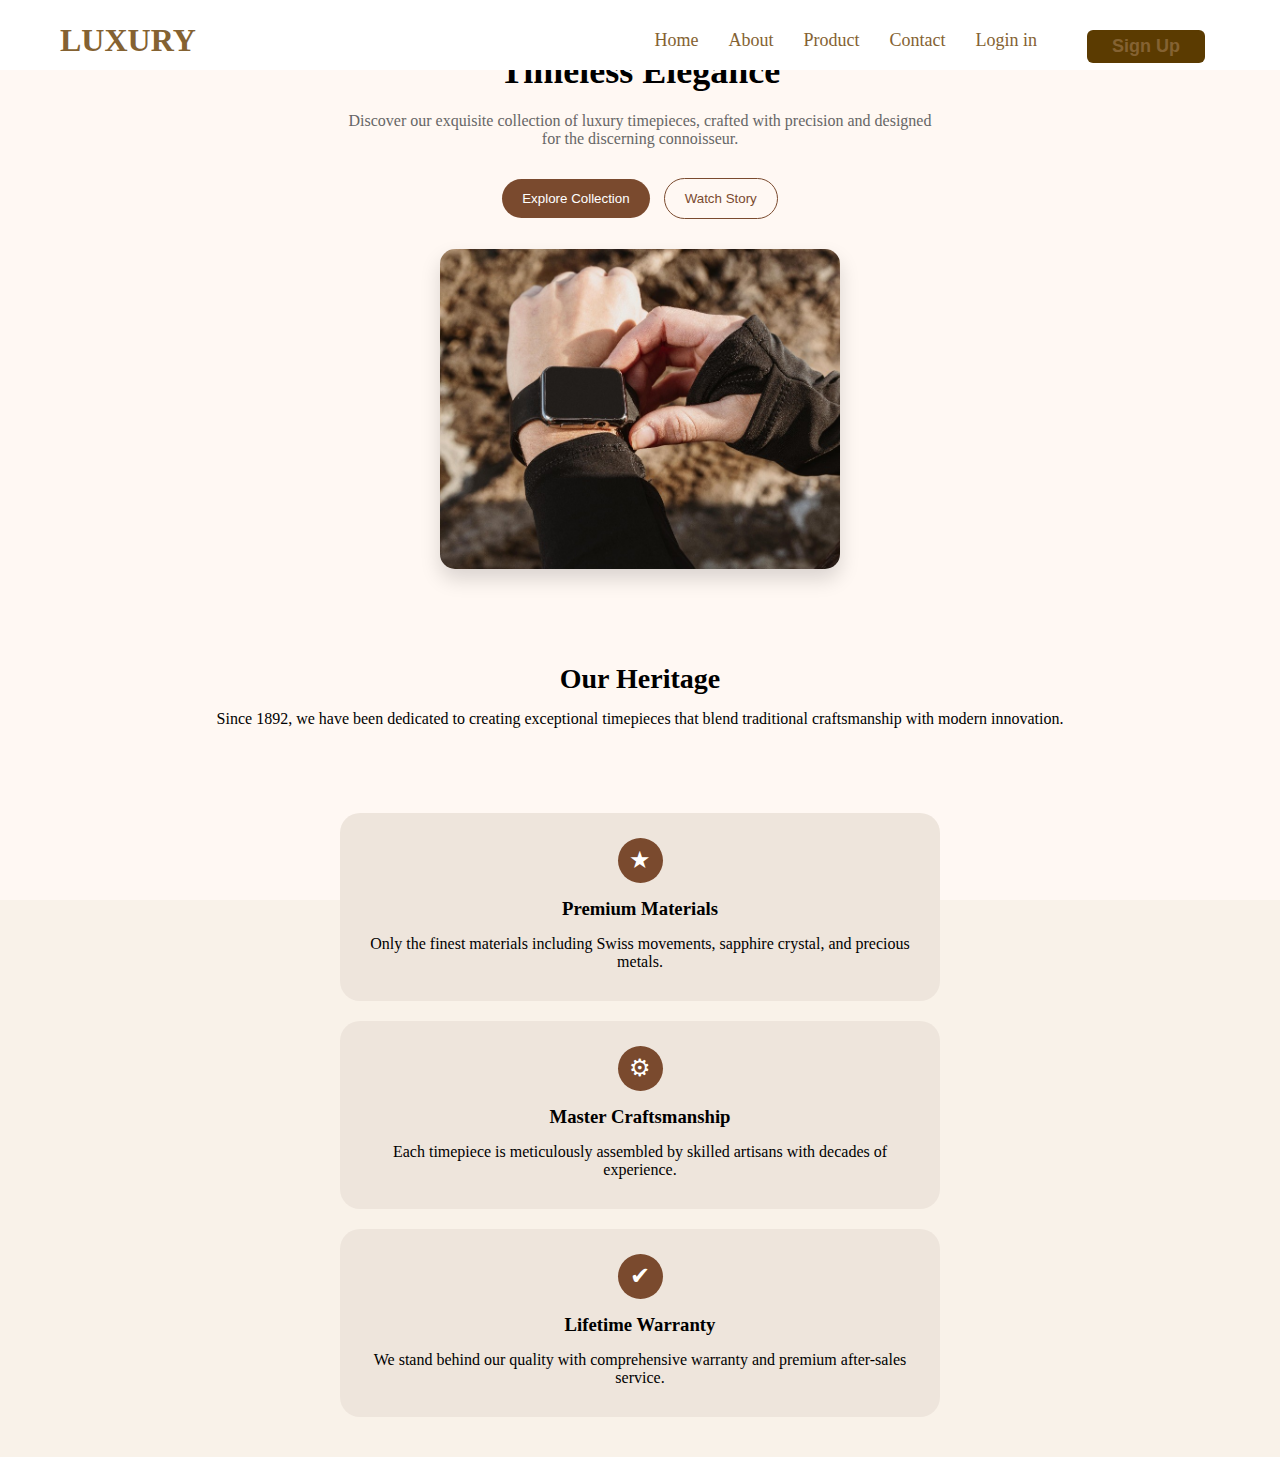
<file: index.html>
<!DOCTYPE html>
<html lang="en">

<head>
    <meta charset="UTF-8">
    <meta name="viewport" content="width=device-width, initial-scale=1.0">
    <link rel="stylesheet" href="home.css">
    <title>LUXURY</title>
</head>

<body>
    <div class="container">
        <div class="navbar">
            <div class="logo">
                <h1>LUXURY</h1>
            </div>
            <div class="links">
                <ul class="link">
                    <li class="home"><a href="./home.html">Home</a></li>
                    <li class="about"><a href="./about.html">About</a></li>
                    <li class="product"><a href="./product.html">Product</a></li>
                    <li class="contact"><a href="./contact.html">Contact</a></li>
                    <li class="log"><a href="./login.html">Login in</a></li>
                    <li class="sign">
                        <button class="sb">
                            <a href="./sign.html">Sign Up</a>
                        </button>
                    </li>
                </ul>
                <div class="clr"></div>
            </div>
        </div>
    <section class="hero">
        <h1>Timeless Elegance</h1>
        <p>
            Discover our exquisite collection of luxury timepieces, crafted with
            precision and designed for the discerning connoisseur.
        </p>
        <div class="buttons">
            <button class="primary">Explore Collection</button>
            <button class="secondary">Watch Story</button>
        </div>

        <div class="hero-image">
            <img src="./images/IMG-20251212-WA0004~2.jpg" alt="Luxury Watch">
        </div>
    </section>
    <section class="heritage">
        <h2>Our Heritage</h2>
        <p>
            Since 1892, we have been dedicated to creating exceptional timepieces
            that blend traditional craftsmanship with modern innovation.
        </p>
    </section>
    <section class="features">
        <div class="feature">
            <div class="icon">★</div>
            <h3>Premium Materials</h3>
            <p>
                Only the finest materials including Swiss movements, sapphire
                crystal, and precious metals.
            </p>
        </div>

        <div class="feature">
            <div class="icon">⚙</div>
            <h3>Master Craftsmanship</h3>
            <p>
                Each timepiece is meticulously assembled by skilled artisans with
                decades of experience.
            </p>
        </div>

        <div class="feature">
            <div class="icon">✔</div>
            <h3>Lifetime Warranty</h3>
            <p>
                We stand behind our quality with comprehensive warranty and
                premium after-sales service.
            </p>
        </div>
    </section>

</body>
</html>


    </div>
</body>

</html>
</file>
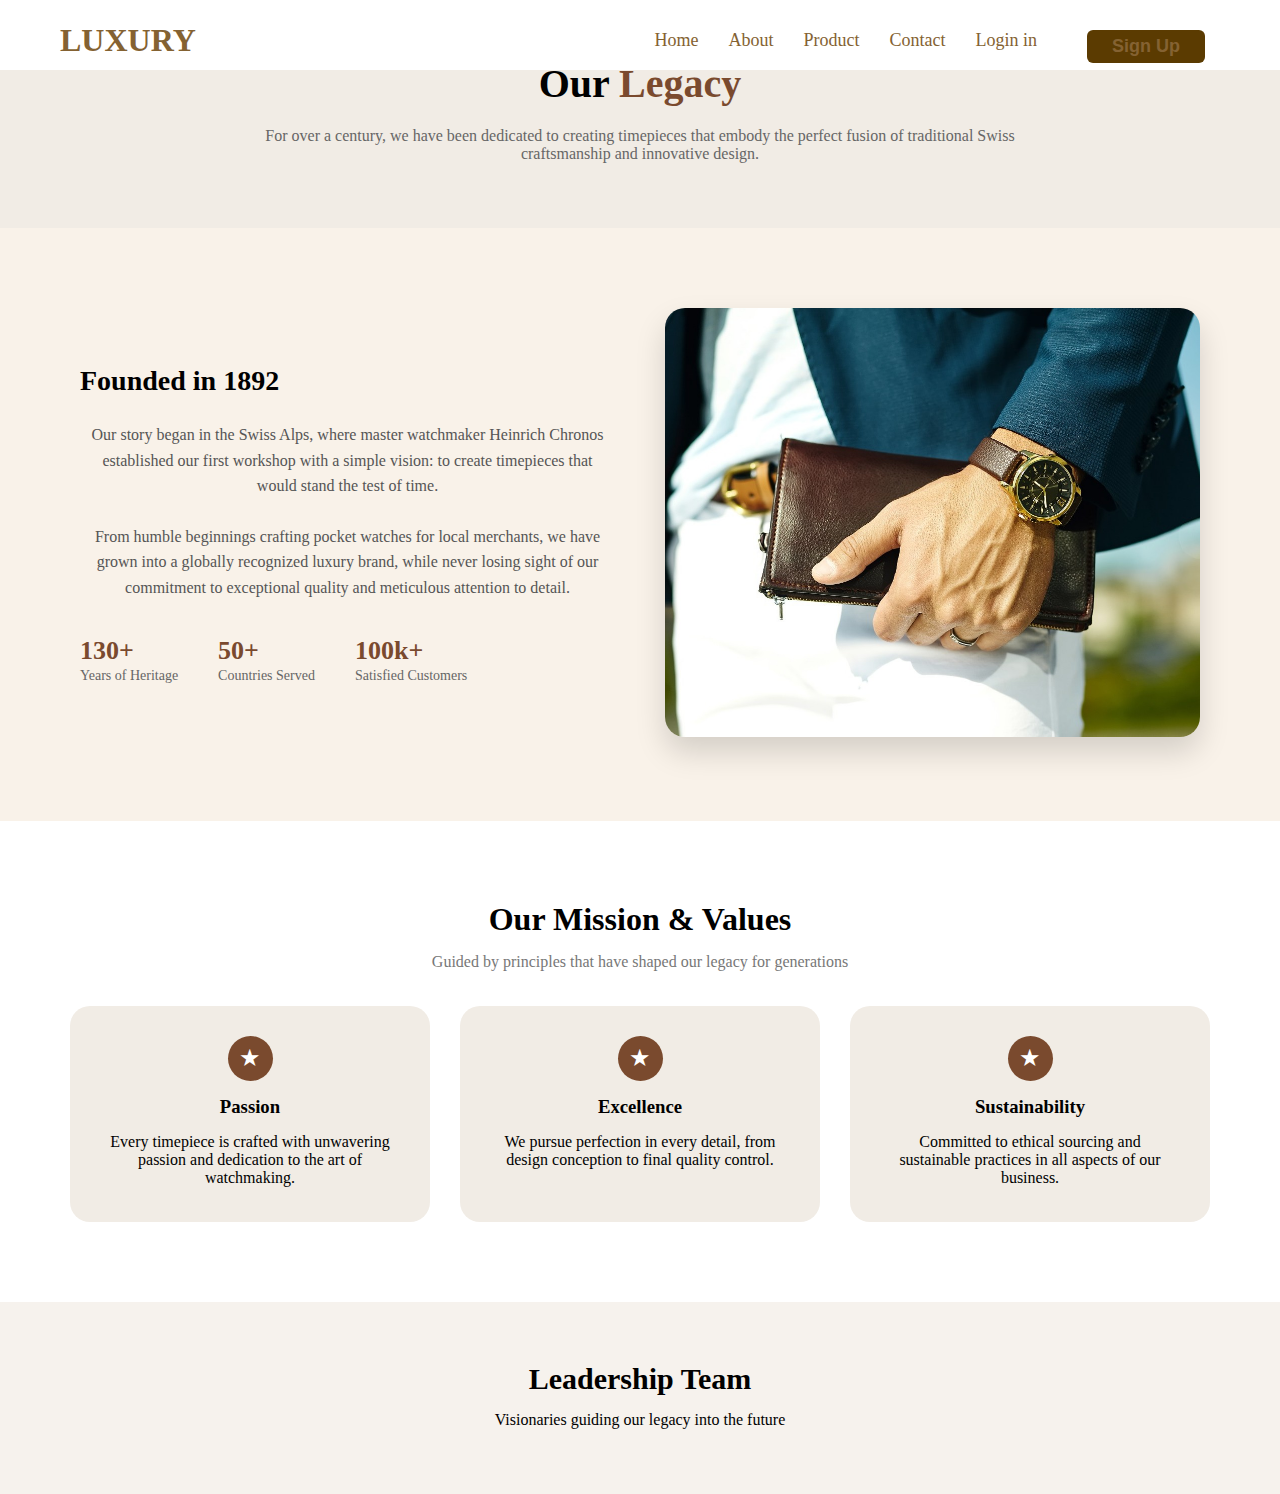
<file: about.html>
<!DOCTYPE html>
<html lang="en">

<head>
    <meta charset="UTF-8">
    <meta name="viewport" content="width=device-width, initial-scale=1.0">
    <link rel="stylesheet" href="home.css">
    <title>Document</title>
</head>

<body>

    <div class="navbar">
        <div class="logo">
            <h1>LUXURY</h1>
        </div>
        <div class="links">
            <ul class="link">
                <li class="home"><a href="./home.html">Home</a></li>
                <li class="about"><a href="./about.html">About</a></li>
                <li class="product"><a href="./product.html">Product</a></li>
                <li class="contact"><a href="./contact.html">Contact</a></li>
                <li class="log"><a href="./login.html">Login in</a></li>
                <li class="sign">
                    <button class="sb">
                        <a href="./sign.html">Sign Up</a>
                    </button>
                </li>
            </ul>
            <div class="clr"></div>
        </div>
    </div>
    <section class="legacy-hero">
        <h1>Our <span>Legacy</span></h1>
        <p>
            For over a century, we have been dedicated to creating timepieces
            that embody the perfect fusion of traditional Swiss craftsmanship
            and innovative design.
        </p>
    </section>
    <section class="legacy-content">
        <div class="legacy-text">
            <h2>Founded in 1892</h2>
            <p>
                Our story began in the Swiss Alps, where master watchmaker Heinrich Chronos
                established our first workshop with a simple vision: to create timepieces
                that would stand the test of time.
            </p>
            <p>
                From humble beginnings crafting pocket watches for local merchants,
                we have grown into a globally recognized luxury brand, while never
                losing sight of our commitment to exceptional quality and meticulous
                attention to detail.
            </p>
            <div class="stats">
                <div class="stat">
                    <h3>130+</h3>
                    <span>Years of Heritage</span>
                </div>
                <div class="stat">
                    <h3>50+</h3>
                    <span>Countries Served</span>
                </div>
                <div class="stat">
                    <h3>100k+</h3>
                    <span>Satisfied Customers</span>
                </div>
            </div>
        </div>
        <div class="legacy-image">
            <img src="./images/IMG-20251212-WA0006~2.jpg" alt="Luxury Watch">
        </div>
    </section>

    <section class="values">
        <h2>Our Mission & Values</h2>
        <p class="subtitle">
            Guided by principles that have shaped our legacy for generations
        </p>

        <div class="values-cards">
            <div class="value-card">
                <div class="icon">★</div>
                <h3>Passion</h3>
                <p>
                    Every timepiece is crafted with unwavering passion and dedication
                    to the art of watchmaking.
                </p>
            </div>

            <div class="value-card">
                <div class="icon">★</div>
                <h3>Excellence</h3>
                <p>
                    We pursue perfection in every detail, from design conception
                    to final quality control.
                </p>
            </div>
            <div class="value-card">
                <div class="icon">★</div>
                <h3>Sustainability</h3>
                <p>
                    Committed to ethical sourcing and sustainable practices in all
                    aspects of our business.
                </p>
            </div>
        </div>
    </section>
    <section class="leadership">
        <h2>Leadership Team</h2>
        <p>Visionaries guiding our legacy into the future</p>
    </section>
</body>

</html>
</file>
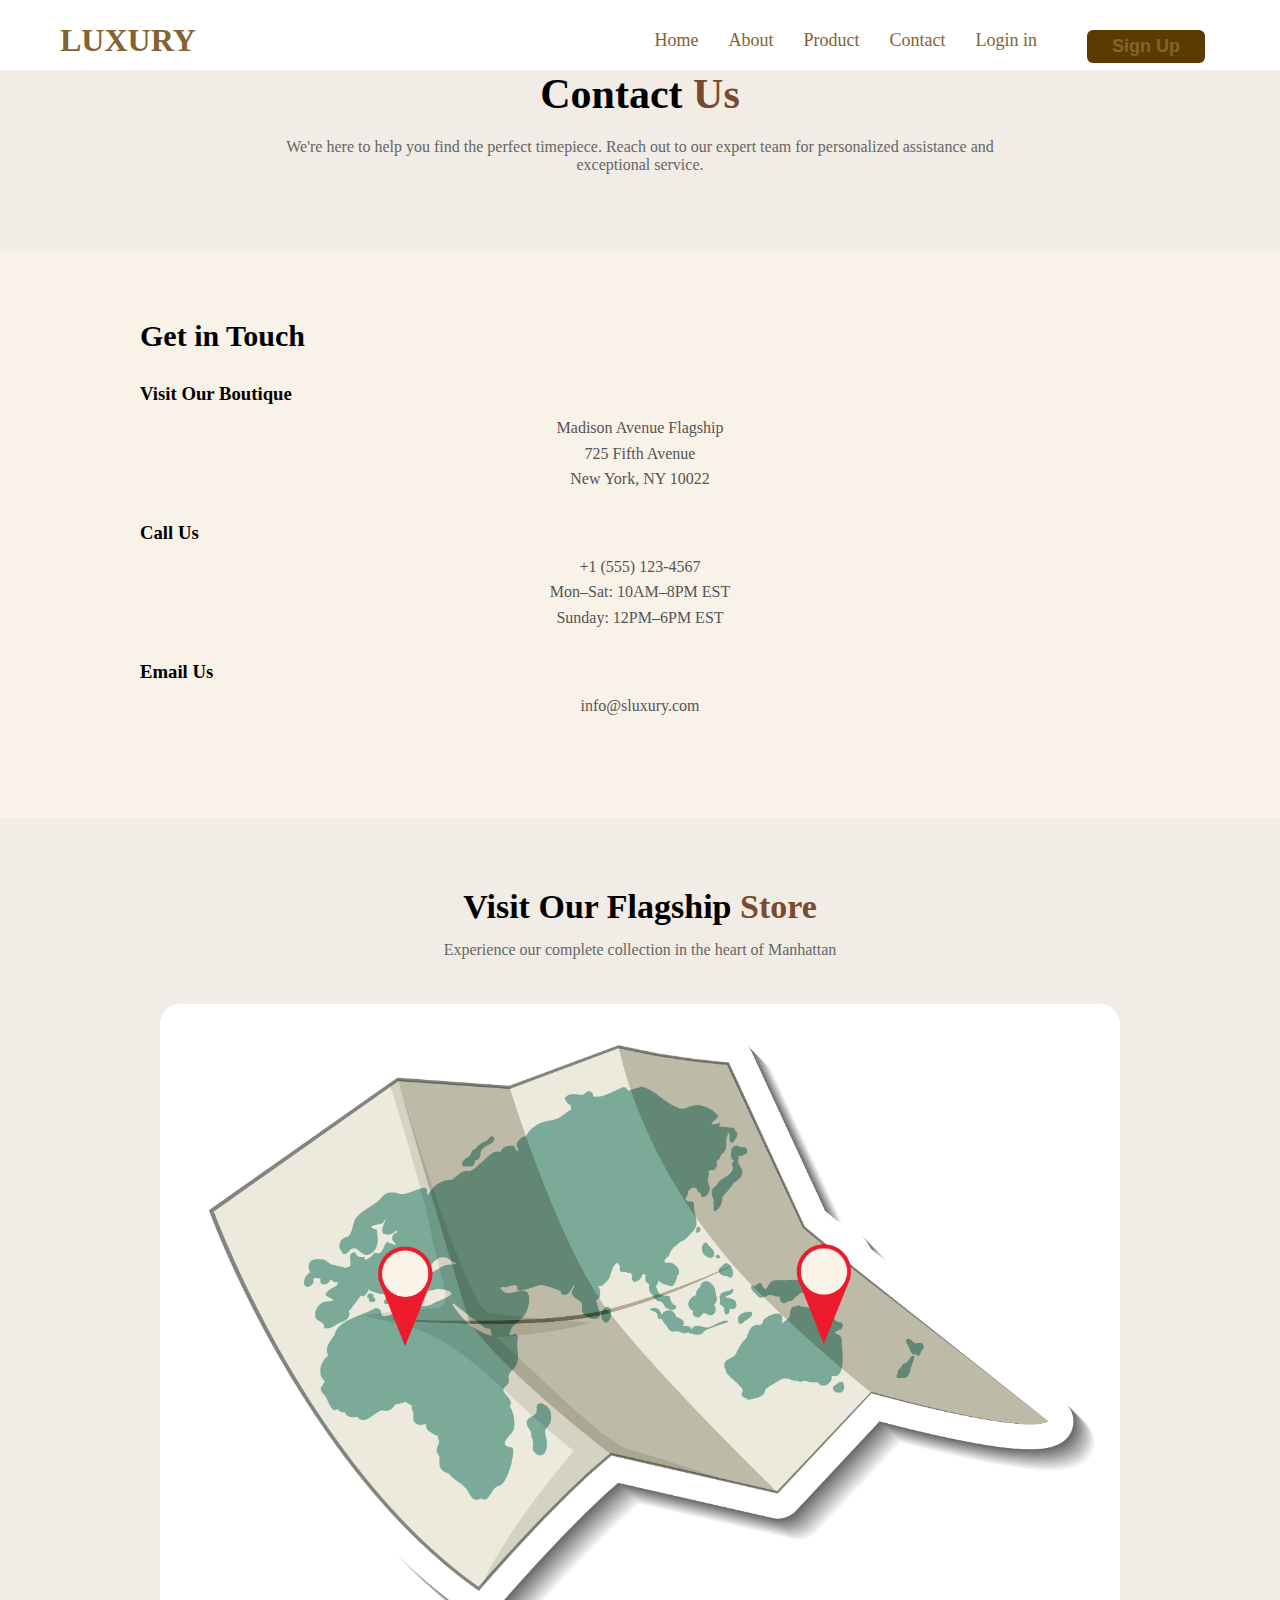
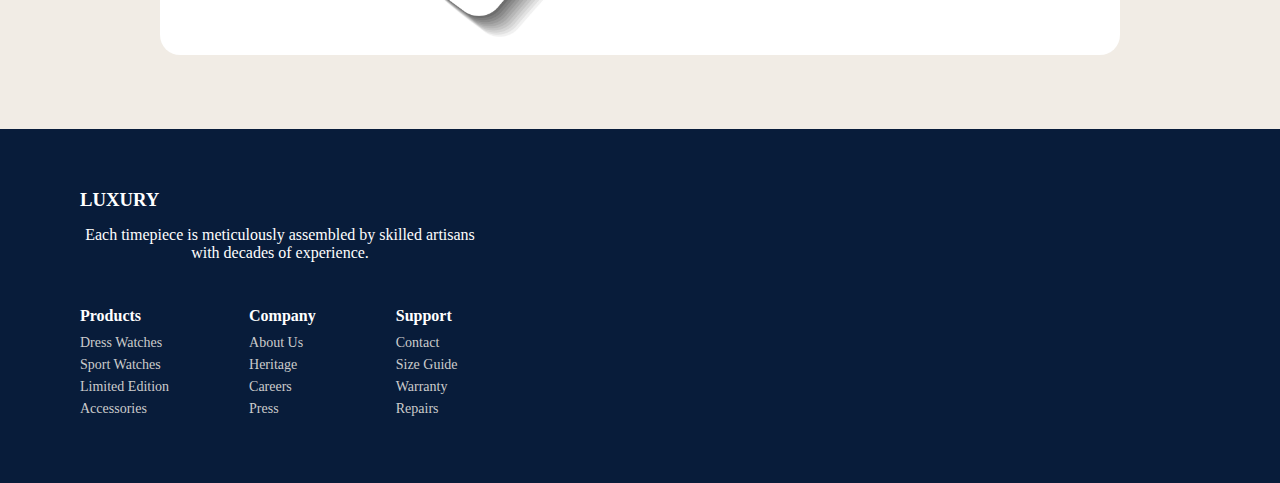
<file: contact.html>
<!DOCTYPE html>
<html lang="en">
<head>
    <meta charset="UTF-8">
    <meta name="viewport" content="width=device-width, initial-scale=1.0">
    <link rel="stylesheet" href="home.css">
    <title>Document</title>
</head>
<body>
    <div class="navbar">
            <div class="logo">
                <h1>LUXURY</h1>
            </div>
            <div class="links">
                <ul class="link">
                    <li class="home"><a href="./home.html">Home</a></li>
                    <li class="about"><a href="./about.html">About</a></li>
                    <li class="product"><a href="./product.html">Product</a></li>
                    <li class="contact"><a href="./contact.html">Contact</a></li>
                    <li class="log"><a href="./login.html">Login in</a></li>
                    <li class="sign">
                        <button class="sb">
                            <a href="./sign.html">Sign Up</a>
                        </button>
                    </li>
                </ul>
                <div class="clr"></div>
            </div>
        </div>
<section class="contact-hero">
    <h1>Contact <span>Us</span></h1>
    <p>
        We're here to help you find the perfect timepiece. Reach out to our
        expert team for personalized assistance and exceptional service.
    </p>
</section>
<section class="contact-info">
    <h2>Get in Touch</h2>

    <div class="info-block">
        <h3>Visit Our Boutique</h3>
        <p>
            Madison Avenue Flagship<br>
            725 Fifth Avenue<br>
            New York, NY 10022
        </p>
    </div>
    <div class="info-block">
        <h3>Call Us</h3>
        <p>
            +1 (555) 123-4567<br>
            Mon–Sat: 10AM–8PM EST<br>
            Sunday: 12PM–6PM EST
        </p>
    </div>

    <div class="info-block">
        <h3>Email Us</h3>
        <p>info@sluxury.com</p>
    </div>
</section>
<section class="map-section">
    <h2>Visit Our Flagship <span>Store</span></h2>
    <p>Experience our complete collection in the heart of Manhattan</p>

    <div class="map">
        <img src="./images/3zjk_anyo_210621.jpg" alt="Map Location">
    </div>
</section>
<footer class="footer">
    <div class="footer-top">
        <h3>LUXURY</h3>
        <p>
            Each timepiece is meticulously assembled by skilled artisans
            with decades of experience.
        </p>
    </div>
    <div class="footer-links">
        <div>
            <h4>Products</h4>
            <a href="#">Dress Watches</a>
            <a href="#">Sport Watches</a>
            <a href="#">Limited Edition</a>
            <a href="#">Accessories</a>
        </div>
        <div>
            <h4>Company</h4>
            <a href="#">About Us</a>
            <a href="#">Heritage</a>
            <a href="#">Careers</a>
            <a href="#">Press</a>
        </div>
        <div>
            <h4>Support</h4>
            <a href="#">Contact</a>
            <a href="#">Size Guide</a>
            <a href="#">Warranty</a>
            <a href="#">Repairs</a>
        </div>
    </div>
</footer>
</body>
</html>
</file>
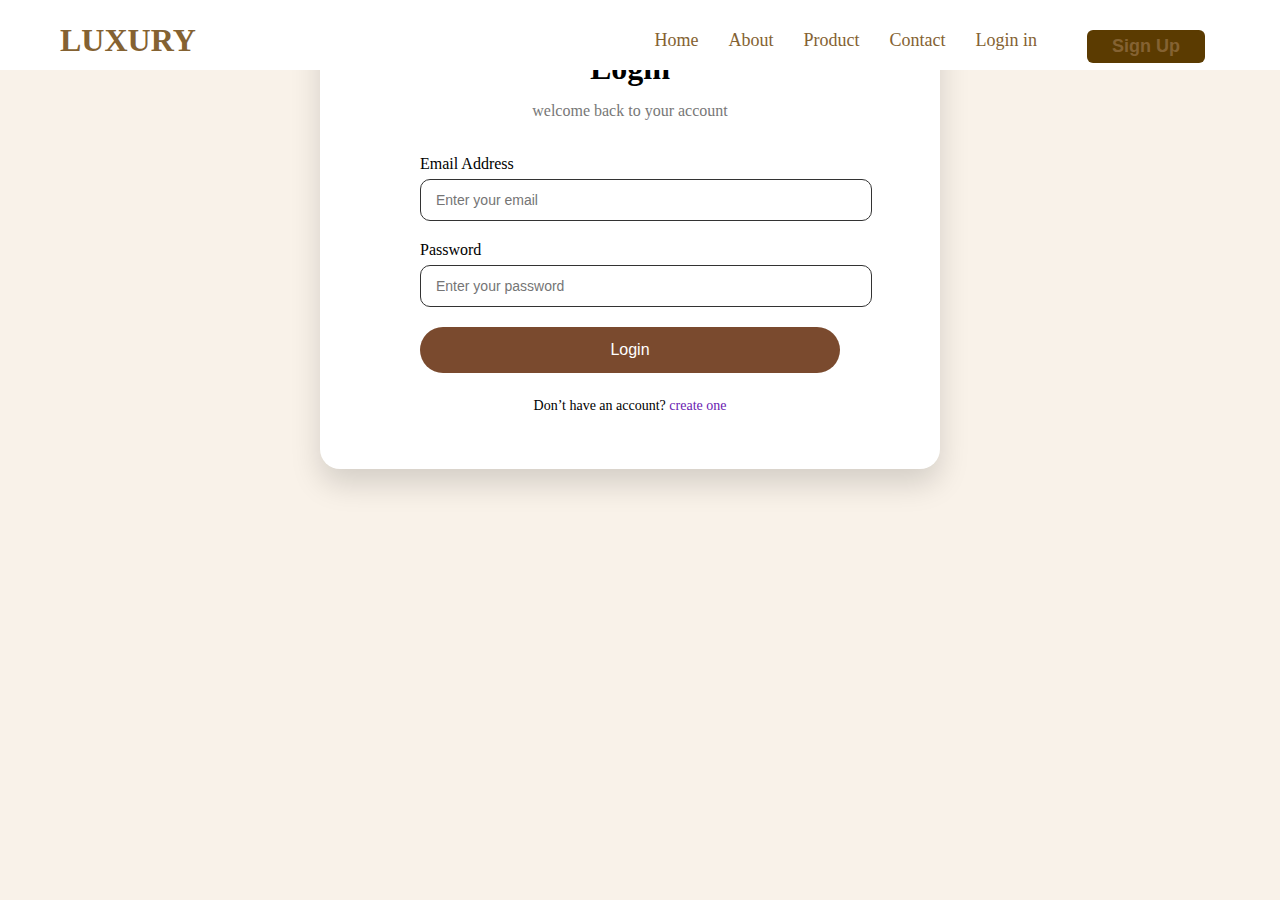
<file: login.html>
<!DOCTYPE html>
<html lang="en">

<head>
    <meta charset="UTF-8">
    <meta name="viewport" content="width=device-width, initial-scale=1.0">
    <link rel="stylesheet" href="home.css">
    <title>Document</title>
</head>
<body>
    <div class="navbar">
        <div class="logo">
            <h1>LUXURY</h1>
        </div>
        <div class="links">
            <ul class="link">
                <li class="home"><a href="./home.html">Home</a></li>
                <li class="about"><a href="./about.html">About</a></li>
                <li class="product"><a href="./product.html">Product</a></li>
                <li class="contact"><a href="./contact.html">Contact</a></li>
                <li class="log"><a href="./login.html">Login in</a></li>
                <li class="sign">
                    <button class="sb">
                        <a href="./sign.html">Sign Up</a>
                    </button>
                </li>
            </ul>
            <div class="clr"></div>
        </div>
    </div>
    <div class="login-container">
        <h1>Login</h1>
        <p class="subtitle">welcome back to your account</p>
        <form class="login-form">
            <label>Email Address</label>
            <input type="email" placeholder="Enter your email">
            <label>Password</label>
            <input type="password" placeholder="Enter your password">
            <button type="submit">Login</button>
        </form>
        <p class="signup-text">
            Don’t have an account? <a href="#">create one</a>
        </p>
    </div>
</body>

</html>
</file>
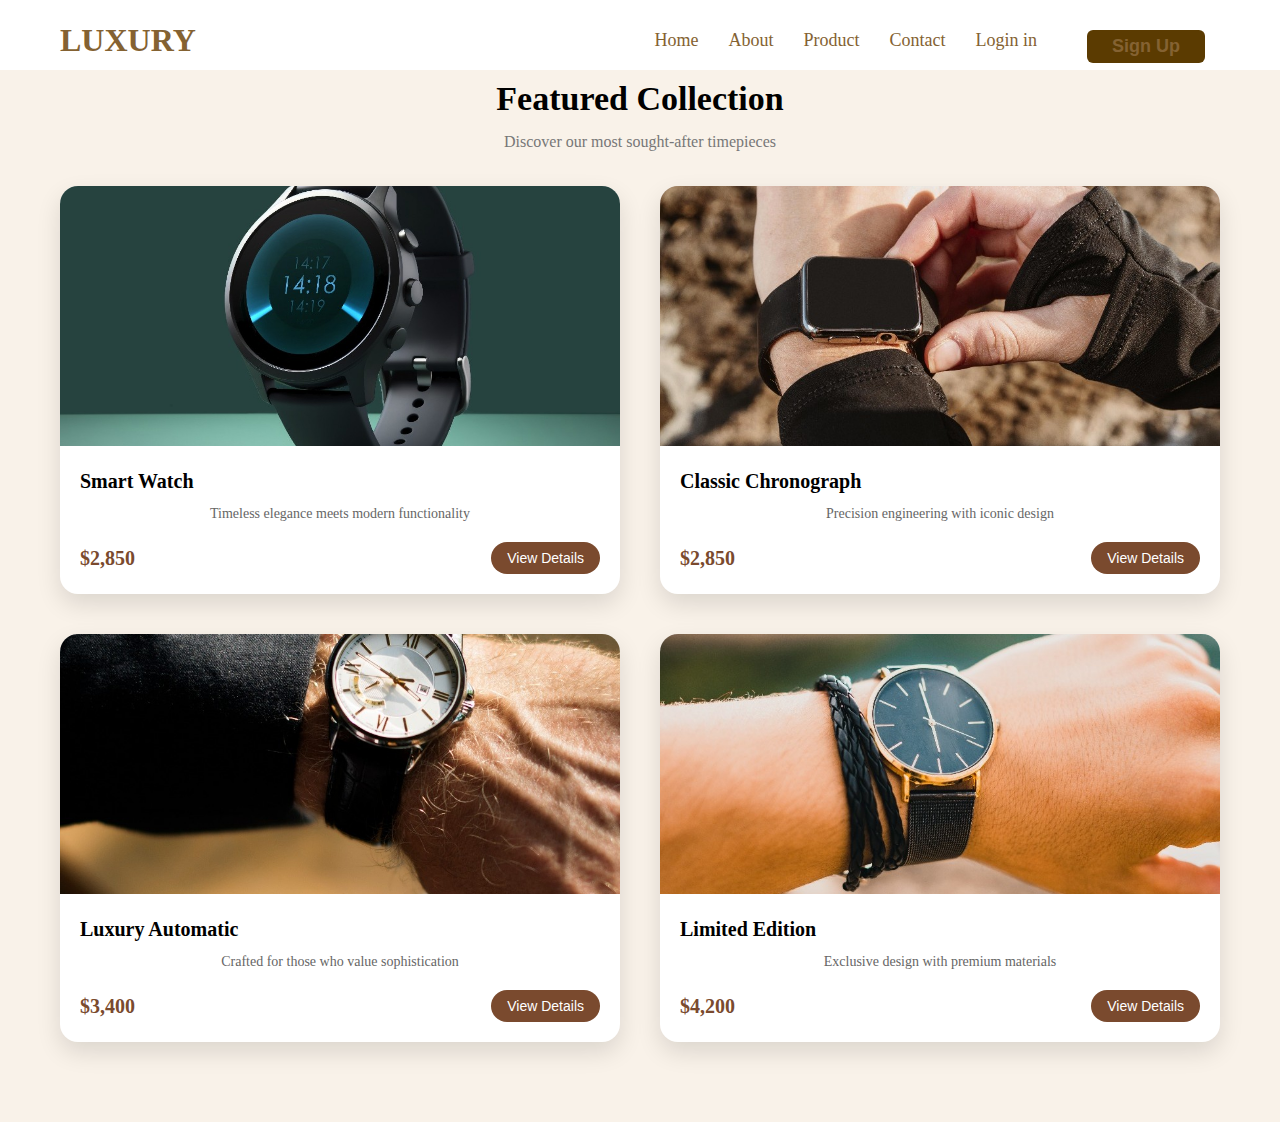
<file: product.html>
<!DOCTYPE html>
<html lang="en">
<head>
    <meta charset="UTF-8">
    <meta name="viewport" content="width=device-width, initial-scale=1.0">
    <link rel="stylesheet" href="home.css">
    <title>Document</title>
</head>
<body>
    <div class="navbar">
            <div class="logo">
                <h1>LUXURY</h1>
            </div>
            <div class="links">
                <ul class="link">
                    <li class="home"><a href="./home.html">Home</a></li>
                    <li class="about"><a href="./about.html">About</a></li>
                    <li class="product"><a href="./product.html">Product</a></li>
                    <li class="contact"><a href="./contact.html">Contact</a></li>
                    <li class="log"><a href="./login.html">Login in</a></li>
                    <li class="sign">
                        <button class="sb">
                            <a href="./sign.html">Sign Up</a>
                        </button>
                    </li>
                </ul>
                <div class="clr"></div>
            </div>
        </div>
        <section class="products-section">
    <h1>Featured Collection</h1>
    <p class="subtitle">Discover our most sought-after timepieces</p>
    <div class="products-grid">
        <div class="product-card">
            <img src="./images/IMG-20251212-WA0003~2.jpg" alt="Smart Watch">
            <div class="product-info">
                <h3>Smart Watch</h3>
                <p>Timeless elegance meets modern functionality</p>
                <div class="price-row">
                    <span class="price">$2,850</span>
                    <button>View Details</button>
                </div>
            </div>
        </div>
        <div class="product-card">
            <img src="./images/IMG-20251212-WA0004~2.jpg" alt="Classic Chronograph">
            <div class="product-info">
                <h3>Classic Chronograph</h3>
                <p>Precision engineering with iconic design</p>
                <div class="price-row">
                    <span class="price">$2,850</span>
                    <button>View Details</button>
                </div>
            </div>
        </div>
        <div class="product-card">
            <img src="./images/IMG-20251212-WA0005~2.jpg" alt="Luxury Automatic">
            <div class="product-info">
                <h3>Luxury Automatic</h3>
                <p>Crafted for those who value sophistication</p>
                <div class="price-row">
                    <span class="price">$3,400</span>
                    <button>View Details</button>
                </div>
            </div>
        </div>

        <div class="product-card">
            <img src="./images/IMG-20251212-WA0008~2.jpg" alt="Limited Edition">
            <div class="product-info">
                <h3>Limited Edition</h3>
                <p>Exclusive design with premium materials</p>
                <div class="price-row">
                    <span class="price">$4,200</span>
                    <button>View Details</button>
                </div>
            </div>
        </div>

    </div>
</section>
</body>
</html>
</file>
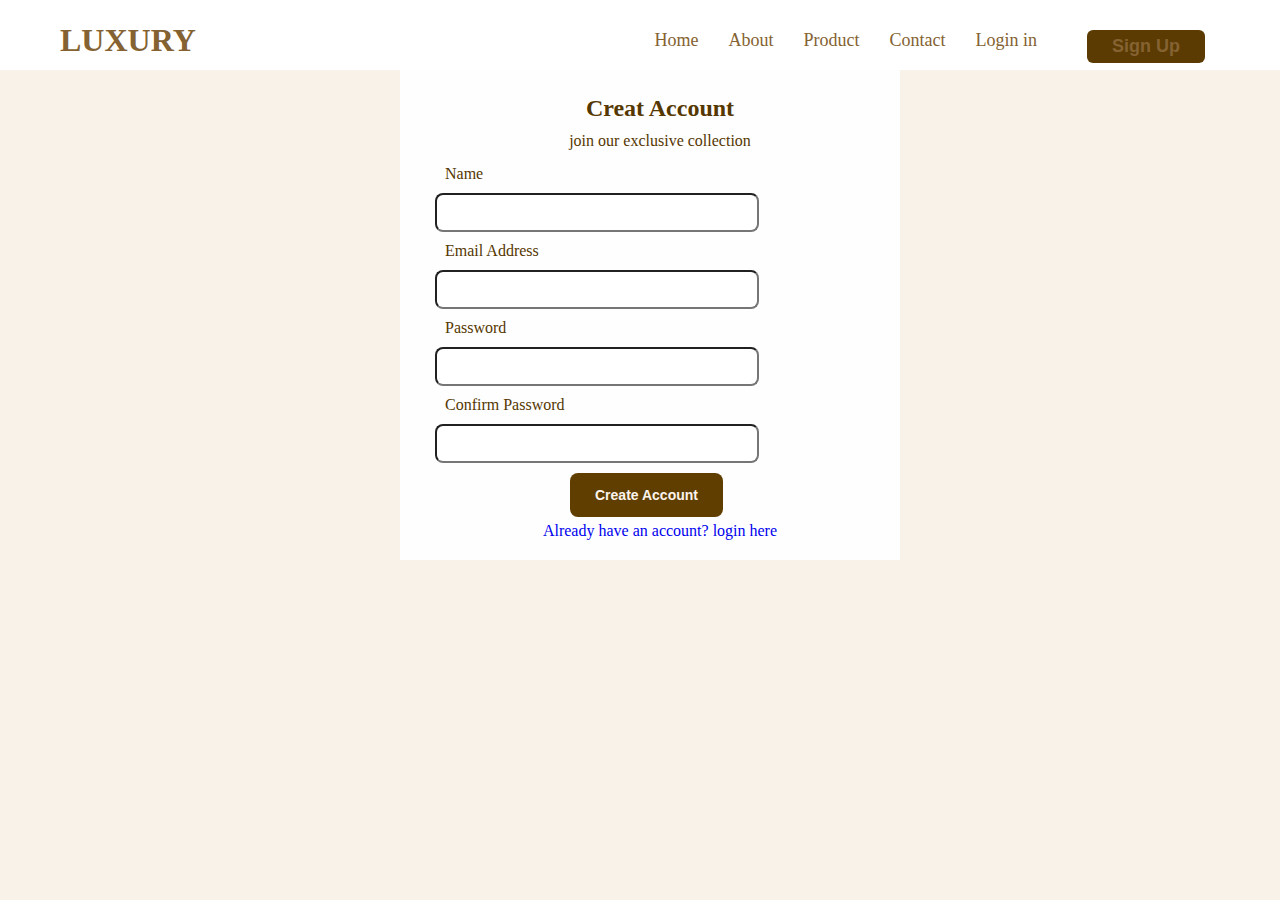
<file: sign.html>
<!DOCTYPE html>
<html lang="en">
<head>
    <meta charset="UTF-8">
    <meta name="viewport" content="width=device-width, initial-scale=1.0">
    <link rel="stylesheet" href="home.css">
    <title>sign up</title>
</head>
<body>
    <div class="navbar">
            <div class="logo">
                <h1>LUXURY</h1>
            </div>
            <div class="links">
                <ul class="link">
                    <li class="home"><a href="./home.html">Home</a></li>
                    <li class="about"><a href="./about.html">About</a></li>
                    <li class="product"><a href="./product.html">Product</a></li>
                    <li class="contact"><a href="./contact.html">Contact</a></li>
                    <li class="log"><a href="./login.html">Login in</a></li>
                    <li class="sign">
                        <button class="sb">
                            <a href="./sign.html">Sign Up</a>
                        </button>
                    </li>
                </ul>
                <div class="clr"></div>
            </div>
        </div>
    <div class="sign1">
        <div class="s-box">
            <h2>Creat Account</h2>
            <p>join our exclusive collection</p>
            <form action="" class="fsign">
                <label for="name">Name</label>
                <input type="text"name="na" required>
                <label for="email">Email Address</label>
                <input type="email" name="em" required>
                <label for="email">Password</label>
                <input type="password" name="pa" required>
                <label for="email">Confirm Password</label>
                <input type="password" name="cpa" required>
                <div class="clr"></div>
            </form>
            <button class="create">Create Account</button>
            <p><a href="./login.html">Already have an account? login here</a></p>
        </div>
    </div>
</body>
</html>
</file>
<file: home.css>
*
{
    padding: 0;
    margin: 0;
}
body
{
    background-color: rgb(249, 242, 233);
}
ul
{
    list-style: none;
}
a
{
    text-decoration: none;
}
.clr
{
    clear: both;
}
.container
{
    width: 100%;
    height: 100vh;
    background-color: rgb(255, 248, 243);
}
.navbar
{
    width: 100%;
    text-align: center;
    padding-top: 15px;
    background-color: #ffffff;
    height: 55px;
    position:fixed;
}
.navbar .logo
{
    float: left;
    padding-top: 7px;
    padding-left: 60px;

}
.navbar .logo h1
{
    color: rgb(132, 98, 50);
}

.navbar .links
{
    float: right;
    padding-right: 60px;
}
.navbar .links li
{
    float: left;
    padding: 15px;
}
.navbar .links a
{
    text-decoration: none;
    color: rgb(132, 98, 50);
    font-size: 18px;
}
.navbar .links a:hover
{
    color: rgb(183, 137, 85);
}
.sb{
    background-color: #5b3b01;    
    color: rgb(252, 244, 236);
    padding: 6px 25px;
    border: none;
    border-radius: 6px;
    cursor: pointer;
    font-size: 14px;
    font-weight: bold;
    transition: background 0.3s ease;
    margin-left:20px;
}
/* sign in page*/
.sign1
{
    width: 500px;
    height: 470px;
    background-color:rgb(254, 254, 254);;
    margin-left: 400px;
    color: #553701;
    padding-top: 90px;
}
.s-box
{

    margin-left: 20px;
    padding-bottom: 20px;
    border-radius: 20px;
}
.s-box h2 , p
{
    text-align: center;
    padding: 5px;
}
.fsign label , input
{
    float: left;
    width: 300px;
    padding: 10px;
    border-radius: 8px;
    border-width: 2px;
}
.s-box form
{
    margin-left: 15px;
}
.s-box button
{
    margin-top: 10px;
    background-color: #5f3e00;    
    color: rgb(252, 244, 236);
    padding: 14px 25px;
    border: none;
    border-radius: 8px;
    cursor: pointer;
    font-size: 14px;
    font-weight: bold;
    transition: background 0.3s ease;
    margin-left: 150px;
}
.hero {
    text-align: center;
    padding: 50px 20px;
}

.hero h1 {
    font-size: 36px;
    margin-bottom: 15px;
}

.hero p {
    max-width: 600px;
    margin: 0 auto 25px;
    color: #666;
}

.buttons {
    margin-bottom: 30px;
}

.primary {
    background-color: #7a4a2e;
    color: #fff;
    border: none;
    padding: 12px 20px;
    border-radius: 25px;
    margin-right: 10px;
}

.secondary {
    background-color: transparent;
    border: 1px solid #7a4a2e;
    color: #7a4a2e;
    padding: 12px 20px;
    border-radius: 25px;
}

.hero-image img {
    width: 80%;
    max-width: 400px;
    border-radius: 15px;
    box-shadow: 0 10px 20px rgba(0,0,0,0.15);
}
.heritage {
    text-align: center;
    padding: 40px 20px;
}

.heritage h2 {
    font-size: 28px;
    margin-bottom: 10px;
}

/* Features */
.features {
    padding: 40px 20px;
    display: flex;
    flex-direction: column;
    gap: 20px;
    max-width: 600px;
    margin: auto;
}

.feature {
    background-color: #eee5dc;
    padding: 25px;
    border-radius: 20px;
    text-align: center;
}

.icon {
    font-size: 24px;
    background-color: #7a4a2e;
    color: #fff;
    width: 40px;
    height: 40px;
    margin: 0 auto 10px;
    border-radius: 50%;
    display: flex;
    align-items: center;
    justify-content: center;
}
.feature h3 {
    margin-bottom: 10px;
}
.legacy-hero {
    background-color: #f1ece5;
    text-align: center;
    padding: 60px 20px;
}
.legacy-hero h1 {
    font-size: 40px;
    margin-bottom: 15px;
}
.legacy-hero span {
    color: #7a4a2e;
}
.legacy-hero p {
    max-width: 800px;
    margin: auto;
    color: #666;
}
.legacy-content {
    display: flex;
    gap: 50px;
    padding: 80px;
    align-items: center;
}
.legacy-text {
    flex: 1;
}
.legacy-text h2 {
    font-size: 28px;
    margin-bottom: 20px;
}
.legacy-text p {
    margin-bottom: 15px;
    color: #555;
    line-height: 1.6;
}
.stats {
    display: flex;
    gap: 40px;
    margin-top: 30px;
}
.stat h3 {
    font-size: 26px;
    color: #7a4a2e;
}
.stat span {
    font-size: 14px;
    color: #666;
}
.legacy-image {
    flex: 1;
}
.legacy-image img {
    width: 100%;
    border-radius: 20px;
    box-shadow: 0 15px 30px rgba(0,0,0,0.15);
}
.values {
    background-color: #fff;
    padding: 80px 40px;
    text-align: center;
}
.values h2 {
    font-size: 32px;
    margin-bottom: 10px;
}
.subtitle {
    color: #777;
    margin-bottom: 40px;
}
.values-cards {
    display: flex;
    gap: 30px;
    justify-content: center;
}
.value-card {
    background-color: #f1ece5;
    padding: 30px;
    border-radius: 20px;
    width: 300px;
}

.icon {
    width: 45px;
    height: 45px;
    background-color: #7a4a2e;
    color: #fff;
    border-radius: 50%;
    margin: 0 auto 15px;
    display: flex;
    align-items: center;
    justify-content: center;
}
.value-card h3 {
    margin-bottom: 10px;
}
.leadership {
    text-align: center;
    padding: 60px 20px;
    background-color: #f6f2ed;
}
.leadership h2 {
    font-size: 30px;
    margin-bottom: 10px;
}
.products-section {
    padding: 80px 60px;
    max-width: 1200px;
    margin: auto;
}
.products-section h1 {
    text-align: center;
    font-size: 34px;
    margin-bottom: 10px;
}

.subtitle {
    text-align: center;
    color: #777;
    margin-bottom: 50px;
}
.products-grid {
    display: grid;
    grid-template-columns: repeat(2, 1fr);
    gap: 40px;
}
.product-card {
    background-color: #fff;
    border-radius: 18px;
    overflow: hidden;
    box-shadow: 0 10px 25px rgba(0,0,0,0.12);
    transition: transform 0.3s ease;
}

.product-card:hover {
    transform: translateY(-5px);
}

.product-card img {
    width: 100%;
    height: 260px;
    object-fit: cover;
}

/* Info */
.product-info {
    padding: 20px;
}

.product-info h3 {
    font-size: 20px;
    margin-bottom: 8px;
}

.product-info p {
    font-size: 14px;
    color: #666;
    margin-bottom: 15px;
}

.price-row {
    display: flex;
    justify-content: space-between;
    align-items: center;
}

.price {
    font-size: 20px;
    font-weight: bold;
    color: #7a4a2e;
}

.price-row button {
    background-color: #7a4a2e;
    color: #fff;
    border: none;
    padding: 8px 16px;
    border-radius: 20px;
    cursor: pointer;
    font-size: 14px;
}
.contact-hero {
    background-color: #f1ece5;
    text-align: center;
    padding: 70px 20px;
}

.contact-hero h1 {
    font-size: 42px;
    margin-bottom: 15px;
}

.contact-hero span {
    color: #7a4a2e;
}

.contact-hero p {
    max-width: 750px;
    margin: auto;
    color: #666;
}
.contact-info {
    padding: 70px 80px;
    max-width: 1000px;
    margin: auto;
}

.contact-info h2 {
    font-size: 30px;
    margin-bottom: 30px;
}

.info-block {
    margin-bottom: 25px;
}

.info-block h3 {
    margin-bottom: 5px;
}

.info-block p {
    color: #555;
    line-height: 1.6;
}

.map-section {
    background-color: #f1ece5;
    padding: 70px 40px;
    text-align: center;
}

.map-section h2 {
    font-size: 34px;
    margin-bottom: 10px;
}

.map-section span {
    color: #7a4a2e;
}

.map-section p {
    color: #666;
    margin-bottom: 40px;
}

.map img {
    width: 80%;
    max-width: 1000px;
    border-radius: 20px;
}

.footer {
    background-color: #081c3a;
    color: #fff;
    padding: 60px 80px;
}

.footer-top {
    max-width: 400px;
    margin-bottom: 40px;
}

.footer-top h3 {
    margin-bottom: 10px;
}

.footer-links {
    display: flex;
    gap: 80px;
}

.footer-links h4 {
    margin-bottom: 10px;
}

.footer-links a {
    display: block;
    color: #ccc;
    text-decoration: none;
    margin-bottom: 6px;
    font-size: 14px;
}
.login-container {
    background-color: #ffffff;
    padding: 50px 100px;
    width: 420px;
    border-radius: 20px;
    text-align: center;
    box-shadow: 0 15px 30px rgba(0,0,0,0.15);
    margin-left: 320px;
}
.login-container h1 {
    font-size: 32px;
    margin-bottom: 10px;
}
.subtitle {
    color: #777;
    margin-bottom: 30px;
}
.login-form {
    text-align: left;
}
.login-form label {
    display: block;
    margin-bottom: 6px;
    font-weight: 500;
}
.login-form input {
    width: 100%;
    padding: 12px 15px;
    border-radius: 10px;
    border: 1.5px solid #333;
    margin-bottom: 20px;
    font-size: 14px;
}
.login-form button {
    width: 100%;
    padding: 14px;
    border: none;
    border-radius: 25px;
    background-color: #7a4a2e;
    color: #fff;
    font-size: 16px;
    cursor: pointer;
}
.signup-text {
    margin-top: 20px;
    font-size: 14px;
}
.signup-text a {
    color: #6a1bb1;
    text-decoration: none;
    font-weight: 500;
}
</file>
